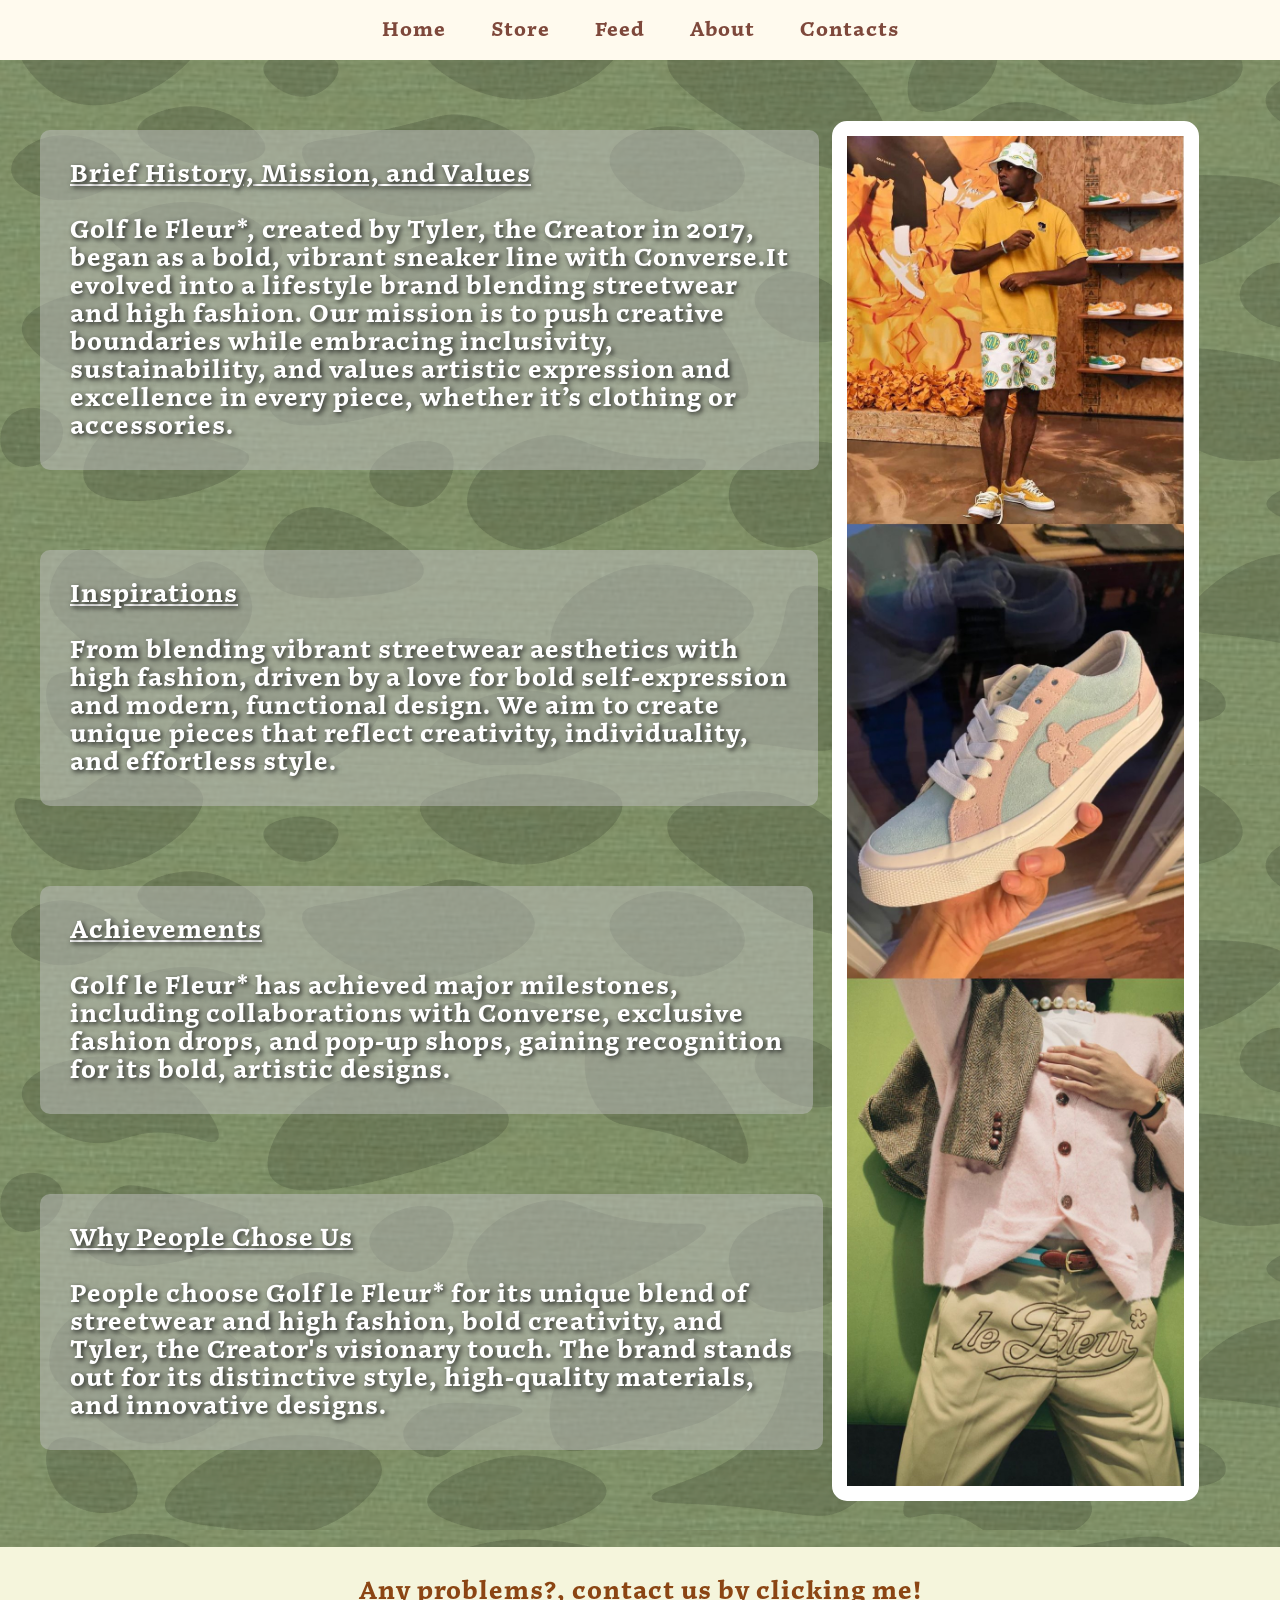
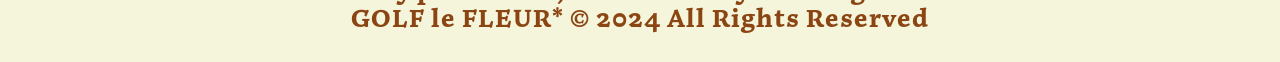
<file: About.html>
<!DOCTYPE html>
<html lang="en">
<head>
    <meta charset="UTF-8">
    <meta name="viewport" content="width=device-width, initial-scale=1.0">
    <title>GOLF le FLEUR*</title>
    <link rel="shortcut icon" href="icon.gif"/>
    <link rel="stylesheet" href="styles.css">
</head>
<body>

    <nav>
        <ul>
            <li><a href="index.html">Home</a></li>
            <li><a href="Store.html">Store</a></li>
            <li><a href="feed.html">Feed</a></li>
            <li><a href="About.html">About</a></li>
            <li><a href="Contact.html">Contacts</a></li>
        </ul>
    </nav>
        <div style="left: 25px;">
        <h2 style="text-align: left; position:relative; top: 30px; font-size: 25px; padding: 30px; margin: 40px; display: inline-block; border-radius: 10px; background-color: rgba(192,192,192, 0.5); border-opacity: 50%;"><u>Brief History, Mission, and Values</u><br><br>Golf le Fleur*, created by Tyler, the Creator in 2017,<br>began as a bold, vibrant sneaker line with Converse.It<br>evolved into a lifestyle brand blending streetwear<br>and high fashion. Our mission is to push creative<br>boundaries while embracing inclusivity,<br>sustainability, and values artistic expression and<br>excellence in every piece, whether it’s clothing or<br>accessories.</h2>

        <h2 style="text-align: left; position:relative; top: 30px; font-size: 25px; padding: 30px; margin: 40px; display: inline-block; border-radius: 10px; background-color: rgba(192,192,192, 0.5); border-opacity: 50%;"><u>Inspirations</u><br><br>From blending vibrant streetwear aesthetics with<br>high fashion, driven by a love for bold self-expression<br>and modern, functional design. We aim to create<br>unique pieces that reflect creativity, individuality,<br>and effortless style.</h2>

        <h2 style="text-align: left; position:relative; top: 30px; font-size: 25px; padding: 30px; margin: 40px; display: inline-block; border-radius: 10px; background-color: rgba(192,192,192, 0.5); border-opacity: 50%;"><u>Achievements</u><br><br>Golf le Fleur* has achieved major milestones,<br> including collaborations with Converse, exclusive<br> fashion drops, and pop-up shops, gaining recognition<br>for its bold, artistic designs.</h2>

        <h2 style="text-align: left; position:relative; top: 30px; font-size: 25px; padding: 30px; margin: 40px; display: inline-block; border-radius: 10px; background-color: rgba(192,192,192, 0.5); border-opacity: 50%;"><u>Why People Chose Us</u><br><br>People choose Golf le Fleur* for its unique blend of<br>streetwear and high fashion, bold creativity, and<br>Tyler, the Creator's visionary touch. The brand stands<br> out for its distinctive style, high-quality materials,<br>and innovative designs.<h2>

                <img src="Tyler.png" style="position: relative; height: 1350px; width: auto;border: 15px solid; border-radius: 15px; margin-top: -1500px; left: 65%;">
            </div>
</body>

<footer style="background-color: beige; margin-top: 40px; text-align: center; position: relative; bottom: 0px; height: 115px; font-size: 25px;">
    <p style="top: 30px;"><a href="Contact.html">Any problems?, contact us by clicking me! <br>
    GOLF le FLEUR* © 2024 All Rights Reserved</a></p>
</footer>

</html>
</file>
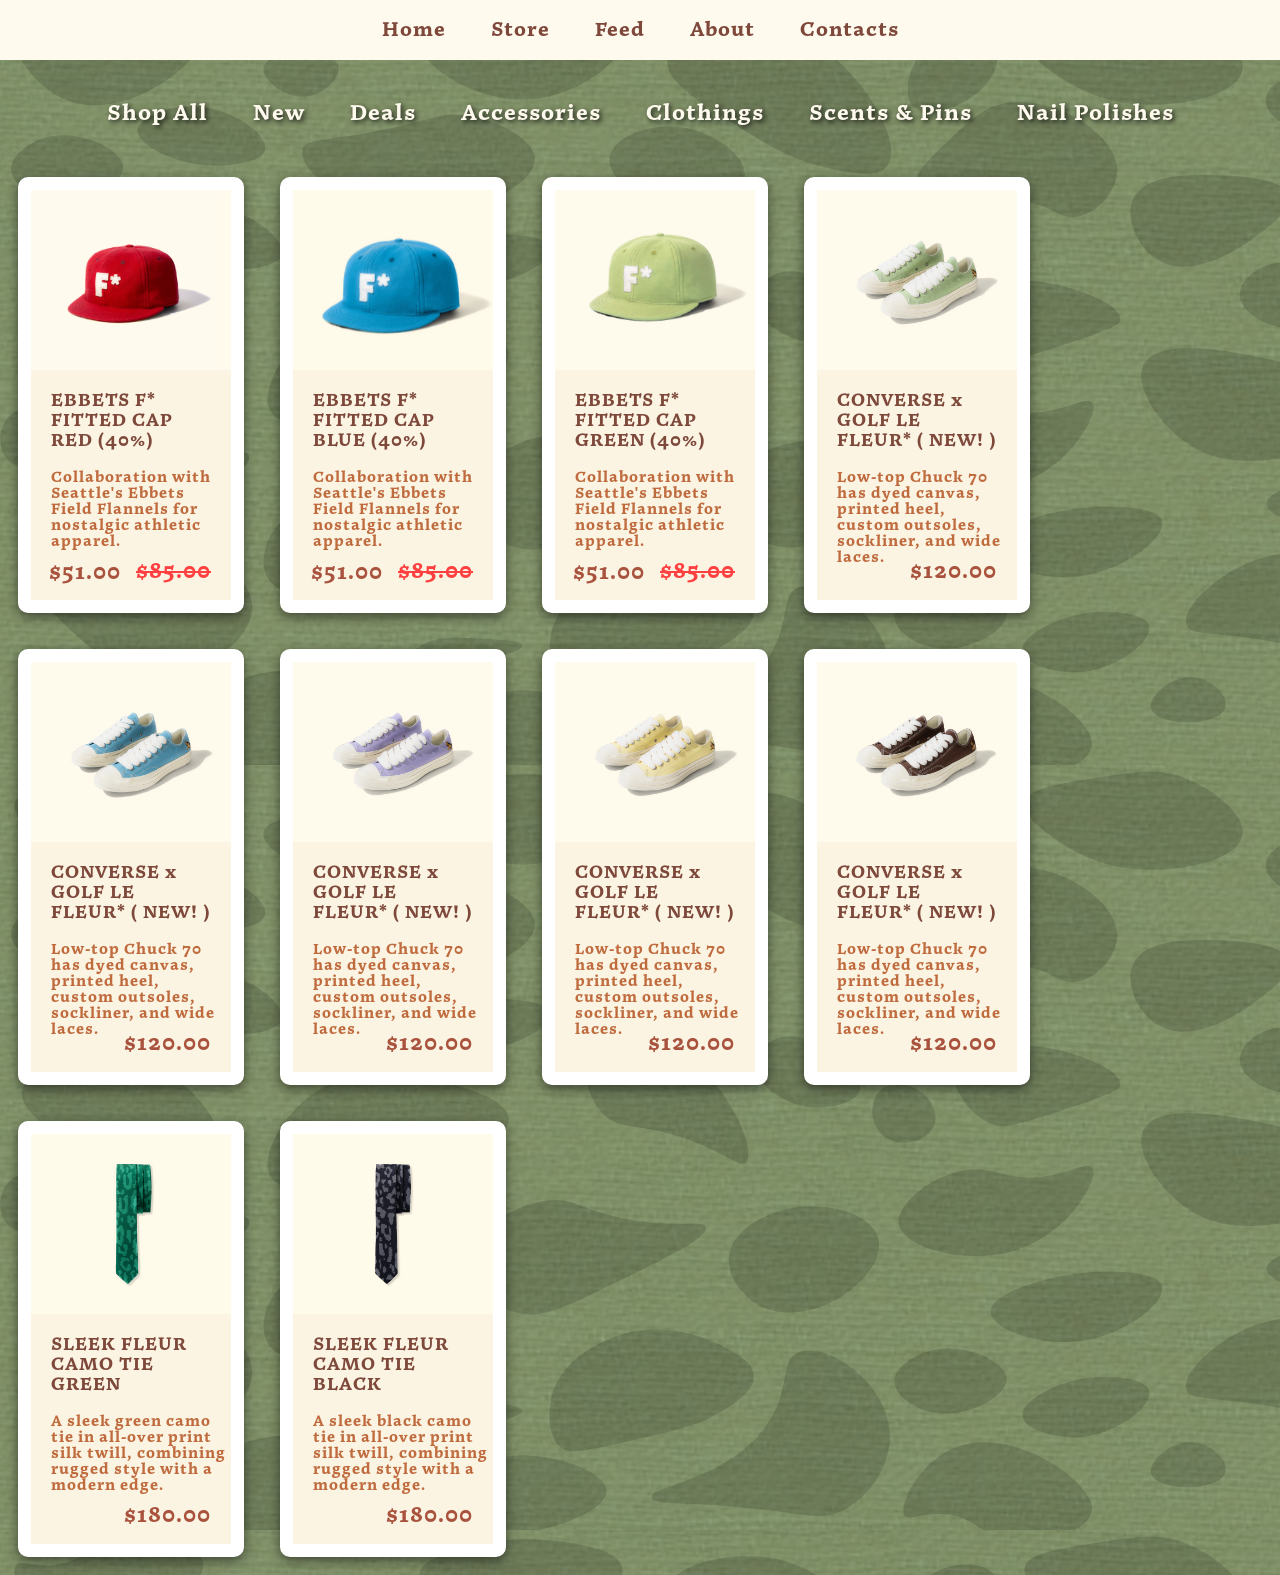
<file: Accessories.html>
<!DOCTYPE html>
<html lang="en">
<head>
    <meta charset="UTF-8">
    <meta name="viewport" content="width=device-width, initial-scale=1.0">
    <title>GOLF le FLEUR* ( NEW! )</title>
    <link rel="shortcut icon" href="icon.gif"/>
    <link rel="stylesheet" href="styles.css">
</head>
<body>

    <nav>
        <ul>
            <li><a href="index.html">Home</a></li>
            <li><a href="Store.html">Store</a></li>
            <li><a href="feed.html">Feed</a></li>
            <li><a href="About.html">About</a></li>
            <li><a href="Contact.html">Contacts</a></li>
        </ul>
    </nav>

    <div style="margin-top: 25px;"><h3><ul>
            <li><a href="Store.html">Shop All</a></li>
            <li><a href="Arrivals.html">New</a></li>
            <li><a href="Deals.html">Deals</a></li>
            <li><a href="Accessories.html">Accessories</a></li>
            <li><a href="Clothing.html">Clothings</a></li>
            <li><a href="Fragrances.html">Scents & Pins</a></li>
            <li><a href="Nail.html">Nail Polishes</a></li>
        </ul></h3></div>

<audio id="purchased" src="purchase.mp3"></audio>

<div class="gallery">
    <img src="red_ebbet.png">
  <div class="desc">EBBETS F* FITTED CAP RED (40%)<div class="details">Collaboration with Seattle's Ebbets<br>Field Flannels for nostalgic athletic apparel.</div><div class="price"><div style="text-decoration: line-through; color: #fe4040;">$85.00</div><div style="position:absolute; right: 120%; top: 5%;">$51.00</div></div></div>
 <button class="purchase" onclick="this.innerHTML='Purchased'; purchased.play()">Purchase</button>
</div>

<div class="gallery">
    <img src="blue_ebbet.png">
  <div class="desc">EBBETS F* FITTED CAP BLUE (40%)<div class="details">Collaboration with Seattle's Ebbets<br>Field Flannels for nostalgic athletic apparel.</div><div class="price"><div style="text-decoration: line-through; color: #fe4040;">$85.00</div><div style="position:absolute; right: 120%; top: 5%;">$51.00</div></div></div>
 <button class="purchase" onclick="this.innerHTML='Purchased'; purchased.play()">Purchase</button>
</div>

<div class="gallery">
    <img src="green_ebbet.png">
  <div class="desc">EBBETS F* FITTED CAP GREEN (40%)<div class="details">Collaboration with Seattle's Ebbets<br>Field Flannels for nostalgic athletic apparel.</div><div class="price"><div style="text-decoration: line-through; color: #fe4040;">$85.00</div><div style="position:absolute; right: 120%; top: 5%;">$51.00</div></div></div>
 <button class="purchase" onclick="this.innerHTML='Purchased'; purchased.play()">Purchase</button>
</div>

<div class="gallery">
    <img src="green_chuck.png">
  <div class="desc">CONVERSE x GOLF LE FLEUR* ( NEW! )<div class="details">Low-top Chuck 70 has dyed canvas, printed heel,<br>custom outsoles, sockliner, and wide laces.</div><div class="price">$120.00</div></div>
  <button class="purchase" onclick="this.innerHTML='Purchased'; purchased.play()">Purchase</button>
</div>

<div class="gallery">
    <img src="blue_chuck.png">
  <div class="desc">CONVERSE x GOLF LE FLEUR* ( NEW! )<div class="details">Low-top Chuck 70 has dyed canvas, printed heel,<br>custom outsoles, sockliner, and wide laces.</div><div class="price">$120.00</div></div>
  <button class="purchase" onclick="this.innerHTML='Purchased'; purchased.play()">Purchase</button>
</div>

<div class="gallery">
    <img src="purple_chuck.png">
  <div class="desc">CONVERSE x GOLF LE FLEUR* ( NEW! )<div class="details">Low-top Chuck 70 has dyed canvas, printed heel,<br>custom outsoles, sockliner, and wide laces.</div><div class="price">$120.00</div></div>
  <button class="purchase" onclick="this.innerHTML='Purchased'; purchased.play()">Purchase</button>
</div>

<div class="gallery">
    <img src="yellow_chuck.png">
  <div class="desc">CONVERSE x GOLF LE FLEUR* ( NEW! )<div class="details">Low-top Chuck 70 has dyed canvas, printed heel,<br>custom outsoles, sockliner, and wide laces.</div><div class="price">$120.00</div></div>
  <button class="purchase" onclick="this.innerHTML='Purchased'; purchased.play()">Purchase</button>
</div>

<div class="gallery">
    <img src="brown_chuck.png">
  <div class="desc">CONVERSE x GOLF LE FLEUR* ( NEW! )<div class="details">Low-top Chuck 70 has dyed canvas, printed heel,<br>custom outsoles, sockliner, and wide laces.</div><div class="price">$120.00</div></div>
  <button class="purchase" onclick="this.innerHTML='Purchased'; purchased.play()">Purchase</button>
</div>

<div class="gallery">
    <img src="green_tie.png">
  <div class="desc">SLEEK FLEUR CAMO TIE GREEN<div class="details">A sleek green camo tie in all-over print silk twill, combining rugged style with a modern edge.</div><div class="price">$180.00</div></div>
  <button class="purchase" onclick="this.innerHTML='Purchased'; purchased.play()">Purchase</button>
</div>

<div class="gallery">
    <img src="black_tie.png">
  <div class="desc">SLEEK FLEUR CAMO TIE BLACK<div class="details">A sleek black camo tie in all-over print silk twill, combining rugged style with a modern edge.</div><div class="price">$180.00</div></div>
  <button class="purchase" onclick="this.innerHTML='Purchased'; purchased.play()">Purchase</button>
</div>

</body>
</html>
</file>
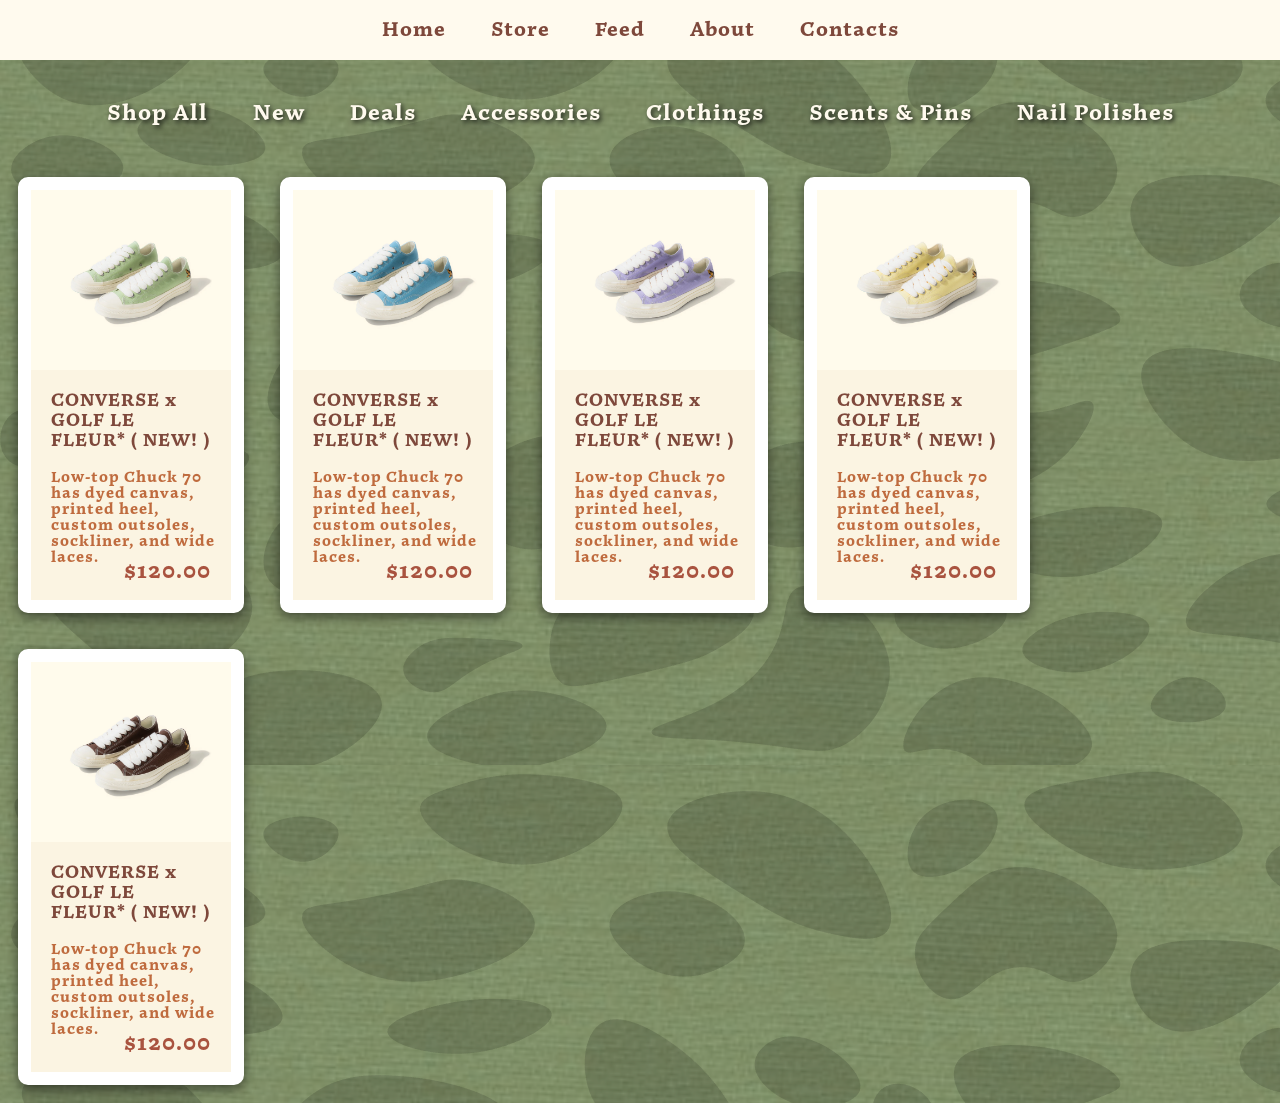
<file: Arrivals.html>
<!DOCTYPE html>
<html lang="en">
<head>
    <meta charset="UTF-8">
    <meta name="viewport" content="width=device-width, initial-scale=1.0">
    <title>GOLF le FLEUR*</title>
    <link rel="shortcut icon" href="icon.gif"/>
    <link rel="stylesheet" href="styles.css">
</head>
<body>

    <nav>
        <ul>
            <li><a href="index.html">Home</a></li>
            <li><a href="Store.html">Store</a></li>
            <li><a href="feed.html">Feed</a></li>
            <li><a href="About.html">About</a></li>
            <li><a href="Contact.html">Contacts</a></li>
        </ul>
    </nav>

    <div style="margin-top: 25px;"><h3><ul>
            <li><a href="Store.html">Shop All</a></li>
            <li><a href="Arrivals.html">New</a></li>
            <li><a href="Deals.html">Deals</a></li>
            <li><a href="Accessories.html">Accessories</a></li>
            <li><a href="Clothing.html">Clothings</a></li>
            <li><a href="Fragrances.html">Scents & Pins</a></li>
            <li><a href="Nail.html">Nail Polishes</a></li>
        </ul></h3></div>

<audio id="purchased" src="purchase.mp3"></audio>

<div class="gallery">
    <img src="green_chuck.png">
  <div class="desc">CONVERSE x GOLF LE FLEUR* ( NEW! )<div class="details">Low-top Chuck 70 has dyed canvas, printed heel,<br>custom outsoles, sockliner, and wide laces.</div><div class="price">$120.00</div></div>
  <button class="purchase" onclick="this.innerHTML='Purchased'; purchased.play()">Purchase</button>
</div>

<div class="gallery">
    <img src="blue_chuck.png">
  <div class="desc">CONVERSE x GOLF LE FLEUR* ( NEW! )<div class="details">Low-top Chuck 70 has dyed canvas, printed heel,<br>custom outsoles, sockliner, and wide laces.</div><div class="price">$120.00</div></div>
  <button class="purchase" onclick="this.innerHTML='Purchased'; purchased.play()">Purchase</button>
</div>

<div class="gallery">
    <img src="purple_chuck.png">
  <div class="desc">CONVERSE x GOLF LE FLEUR* ( NEW! )<div class="details">Low-top Chuck 70 has dyed canvas, printed heel,<br>custom outsoles, sockliner, and wide laces.</div><div class="price">$120.00</div></div>
  <button class="purchase" onclick="this.innerHTML='Purchased'; purchased.play()">Purchase</button>
</div>

<div class="gallery">
    <img src="yellow_chuck.png">
  <div class="desc">CONVERSE x GOLF LE FLEUR* ( NEW! )<div class="details">Low-top Chuck 70 has dyed canvas, printed heel,<br>custom outsoles, sockliner, and wide laces.</div><div class="price">$120.00</div></div>
  <button class="purchase" onclick="this.innerHTML='Purchased'; purchased.play()">Purchase</button>
</div>

<div class="gallery">
    <img src="brown_chuck.png">
  <div class="desc">CONVERSE x GOLF LE FLEUR* ( NEW! )<div class="details">Low-top Chuck 70 has dyed canvas, printed heel,<br>custom outsoles, sockliner, and wide laces.</div><div class="price">$120.00</div></div>
  <button class="purchase" onclick="this.innerHTML='Purchased'; purchased.play()">Purchase</button>
</div>
</body>
</html>
</file>
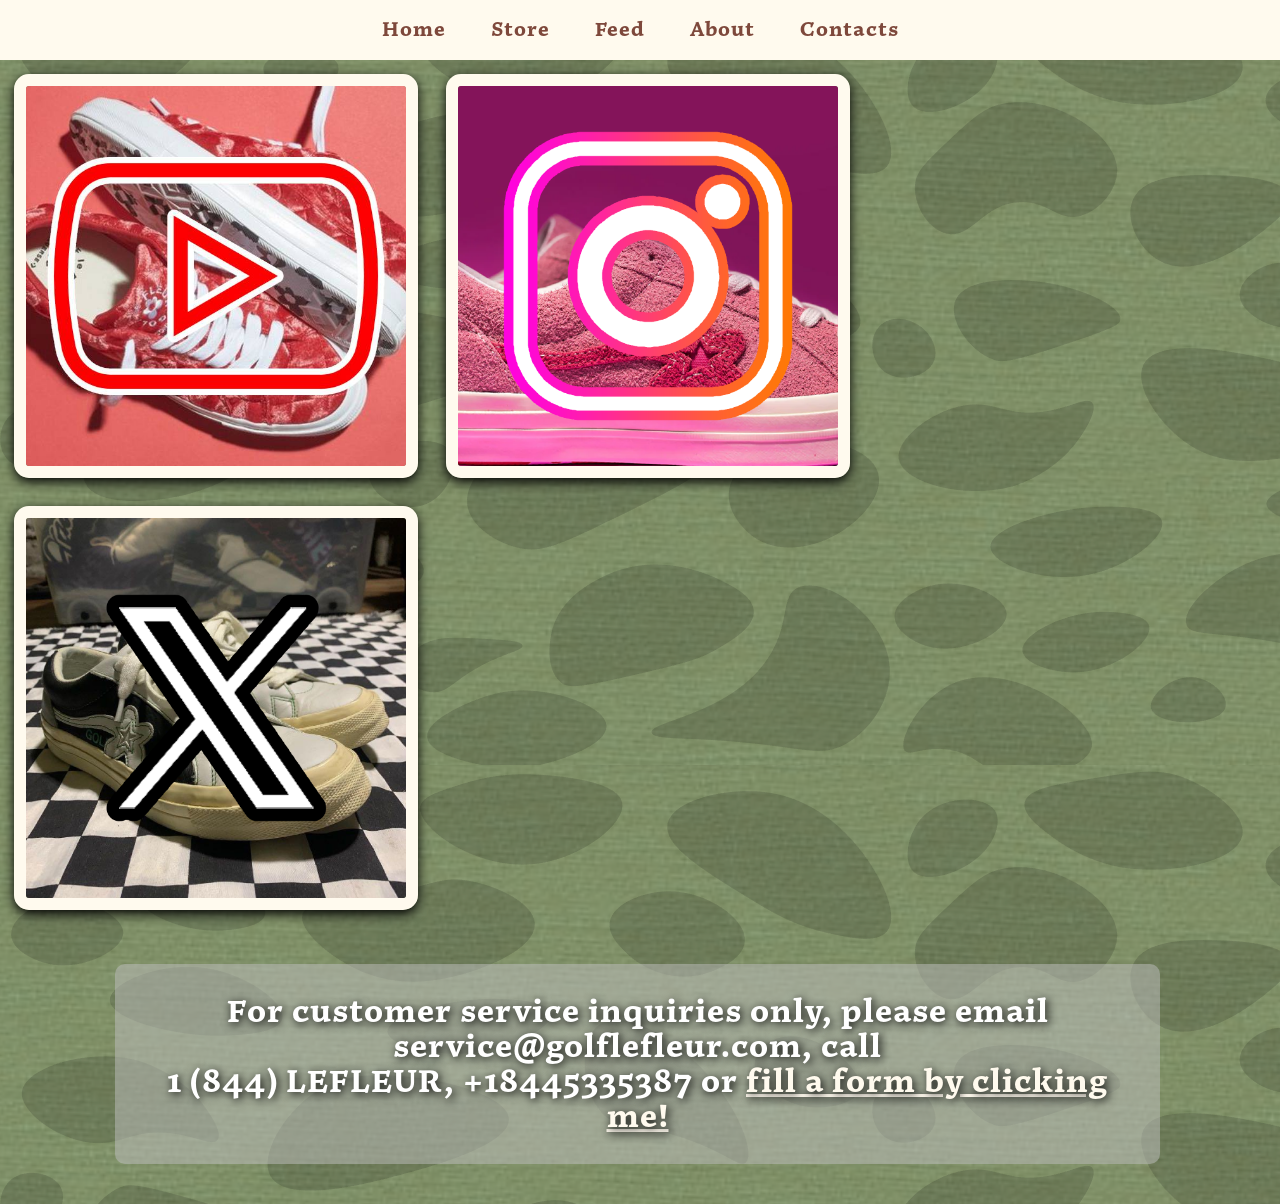
<file: Contact.html>
<!DOCTYPE html>
<html lang="en">
<head>
    <meta charset="UTF-8">
    <meta name="viewport" content="width=device-width, initial-scale=1.0">
    <title>GOLF le FLEUR*</title>
    <link rel="shortcut icon" href="icon.gif"/>
    <link rel="stylesheet" href="styles.css">
</head>
<body>

    <nav>
        <ul>
            <li><a href="index.html">Home</a></li>
            <li><a href="Store.html">Store</a></li>
            <li><a href="Feed.html">Feed</a></li>
            <li><a href="About.html">About</a></li>
            <li><a href="Contact.html">Contacts</a></li>
        </ul>
    </nav>

    <a href="https://www.youtube.com/@golflefleur">
            <img src="youtube.png" class="aligned-image" style="width: 380px; height: 380px;"></a>

    <a href="https://www.instagram.com/lefleur">
            <img src="instagram.png" class="aligned-image" style="width: 380px; height: 380px;"></a>

    <a href="https://x.com/tylerthecreator">
            <img src="twitter.png" class="aligned-image" style="width: 380px; height: 380px;"></a>

    <div class="infoText">
        <div style="margin-top: 100px; margin-right: 80px;">
            <h1 style="text-align: center; padding: 30px; margin: 40px; display: inline-block; border-radius: 10px; background-color: rgba(192,192,192, 0.5); border-opacity: 50%;">For customer service inquiries only,  please email service@golflefleur.com, call <br>1 (844) LEFLEUR, +18445335387 or <a href='https://forms.gle/QTtFa4uPCGq6bc816'>fill a form by clicking me!</a></h1>
        </div>
    </div>
</body>
</html>
</file>
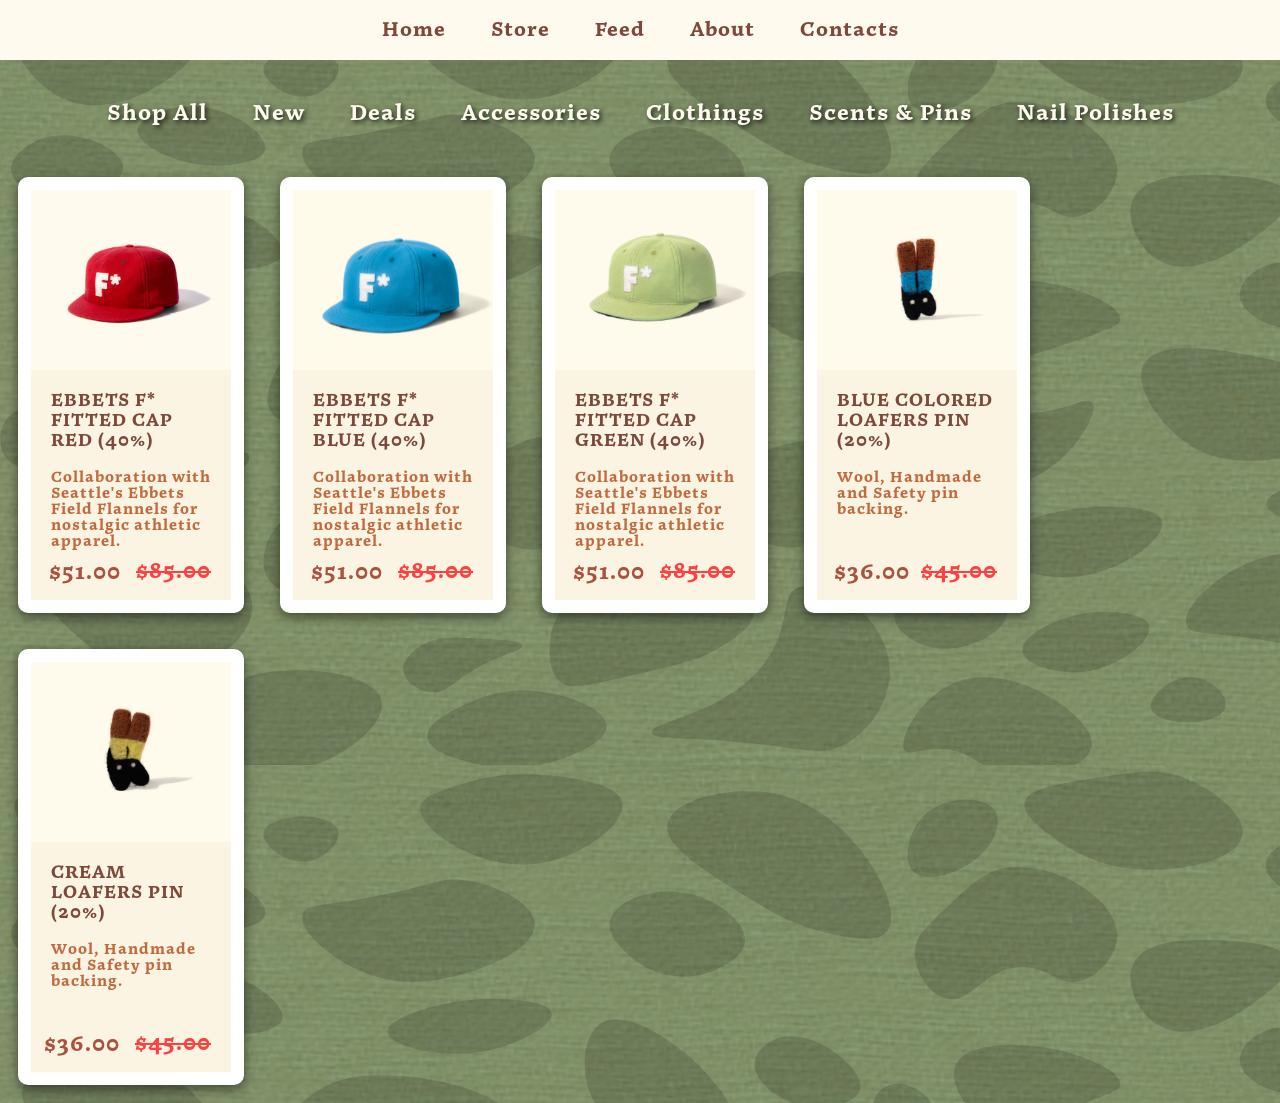
<file: Deals.html>
<!DOCTYPE html>
<html lang="en">
<head>
    <meta charset="UTF-8">
    <meta name="viewport" content="width=device-width, initial-scale=1.0">
    <title>GOLF le FLEUR*</title>
    <link rel="shortcut icon" href="icon.gif"/>
    <link rel="stylesheet" href="styles.css">
</head>
<body>

    <nav>
        <ul>
            <li><a href="index.html">Home</a></li>
            <li><a href="Store.html">Store</a></li>
            <li><a href="feed.html">Feed</a></li>
            <li><a href="About.html">About</a></li>
            <li><a href="Contact.html">Contacts</a></li>
        </ul>
    </nav>

    <div style="margin-top: 25px;"><h3><ul>
            <li><a href="Store.html">Shop All</a></li>
            <li><a href="Arrivals.html">New</a></li>
            <li><a href="Deals.html">Deals</a></li>
            <li><a href="Accessories.html">Accessories</a></li>
            <li><a href="Clothing.html">Clothings</a></li>
            <li><a href="Fragrances.html">Scents & Pins</a></li>
            <li><a href="Nail.html">Nail Polishes</a></li>
        </ul></h3></div>

<audio id="purchased" src="purchase.mp3"></audio>

<div class="gallery">
    <img src="red_ebbet.png">
  <div class="desc">EBBETS F* FITTED CAP RED (40%)<div class="details">Collaboration with Seattle's Ebbets<br>Field Flannels for nostalgic athletic apparel.</div><div class="price"><div style="text-decoration: line-through; color: #fe4040;">$85.00</div><div style="position:absolute; right: 120%; top: 5%;">$51.00</div></div></div>
 <button class="purchase" onclick="this.innerHTML='Purchased'; purchased.play()">Purchase</button>
</div>

<div class="gallery">
    <img src="blue_ebbet.png">
  <div class="desc">EBBETS F* FITTED CAP BLUE (40%)<div class="details">Collaboration with Seattle's Ebbets<br>Field Flannels for nostalgic athletic apparel.</div><div class="price"><div style="text-decoration: line-through; color: #fe4040;">$85.00</div><div style="position:absolute; right: 120%; top: 5%;">$51.00</div></div></div>
 <button class="purchase" onclick="this.innerHTML='Purchased'; purchased.play()">Purchase</button>
</div>

<div class="gallery">
    <img src="green_ebbet.png">
  <div class="desc">EBBETS F* FITTED CAP GREEN (40%)<div class="details">Collaboration with Seattle's Ebbets<br>Field Flannels for nostalgic athletic apparel.</div><div class="price"><div style="text-decoration: line-through; color: #fe4040;">$85.00</div><div style="position:absolute; right: 120%; top: 5%;">$51.00</div></div></div>
 <button class="purchase" onclick="this.innerHTML='Purchased'; purchased.play()">Purchase</button>
</div>

<div class="gallery">
    <img src="b_loafer_pin.png">
  <div class="desc">BLUE COLORED LOAFERS PIN (20%)<div class="details">Wool, Handmade<br>and Safety pin<br>backing.</div><div class="price"><div style="text-decoration: line-through; color: #fe4040;">$45.00</div><div style="position:absolute; right: 115%; top: 5%;">$36.00</div></div></div>
  <button class="purchase" onclick="this.innerHTML='Purchased'; purchased.play()">Purchase</button>
</div>

<div class="gallery">
    <img src="loafer_pin.png">
  <div class="desc">CREAM LOAFERS PIN (20%)<div class="details">Wool, Handmade<br>and Safety pin<br>backing.</div><div class="price"><div style="text-decoration: line-through; color: #fe4040;">$45.00</div><div style="position:absolute; right: 120%; top: 5%;">$36.00</div></div></div>
  <button class="purchase" onclick="this.innerHTML='Purchased'; purchased.play()">Purchase</button>
</div>

</body>
</html>
</file>
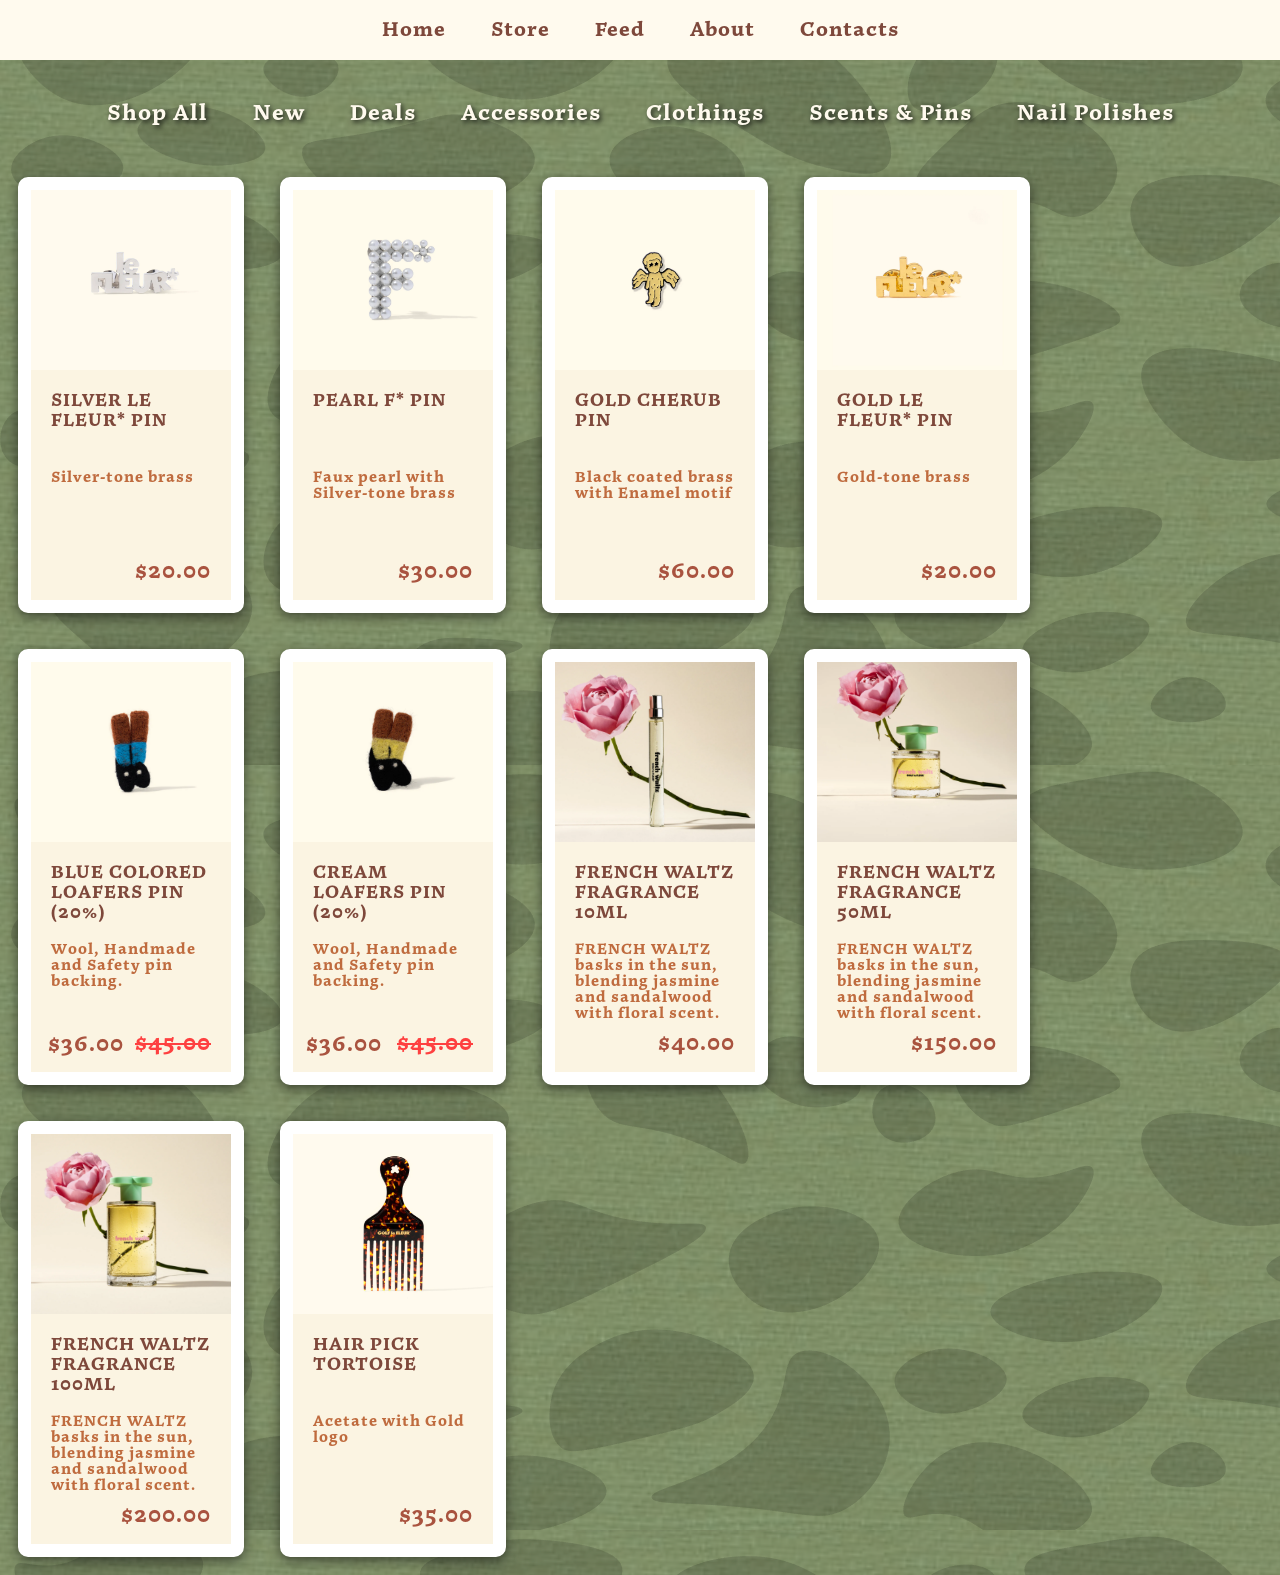
<file: Fragrances.html>
<!DOCTYPE html>
<html lang="en">
<head>
    <meta charset="UTF-8">
    <meta name="viewport" content="width=device-width, initial-scale=1.0">
    <title>GOLF le FLEUR*</title>
    <link rel="shortcut icon" href="icon.gif"/>
    <link rel="stylesheet" href="styles.css">
</head>
<body>

    <nav>
        <ul>
            <li><a href="index.html">Home</a></li>
            <li><a href="Store.html">Store</a></li>
            <li><a href="feed.html">Feed</a></li>
            <li><a href="About.html">About</a></li>
            <li><a href="Contact.html">Contacts</a></li>
        </ul>
    </nav>

    <div style="margin-top: 25px;"><h3><ul>
            <li><a href="Store.html">Shop All</a></li>
            <li><a href="Arrivals.html">New</a></li>
            <li><a href="Deals.html">Deals</a></li>
            <li><a href="Accessories.html">Accessories</a></li>
            <li><a href="Clothing.html">Clothings</a></li>
            <li><a href="Fragrances.html">Scents & Pins</a></li>
            <li><a href="Nail.html">Nail Polishes</a></li>
        </ul></h3></div>

<audio id="purchased" src="purchase.mp3"></audio>

<div class="gallery">
    <img src="silver_pin.png">
  <div class="desc">SILVER LE FLEUR* PIN<div class="details">Silver-tone brass</div><div class="price">$20.00</div></div>
  <button class="purchase" onclick="this.innerHTML='Purchased'; purchased.play()">Purchase</button>
</div>

<div class="gallery">
    <img src="pearl_pin.png">
  <div class="desc">PEARL F* PIN<div class="details">Faux pearl with Silver-tone brass</div><div class="price">$30.00</div></div>
  <button class="purchase" onclick="this.innerHTML='Purchased'; purchased.play()">Purchase</button>
</div>

<div class="gallery">
    <img src="cherbum_pin.png">
  <div class="desc">GOLD CHERUB PIN<div class="details">Black coated brass with Enamel motif</div><div class="price">$60.00</div></div>
  <button class="purchase" onclick="this.innerHTML='Purchased'; purchased.play()">Purchase</button>
</div>

<div class="gallery">
    <img src="gold_pin.png">
  <div class="desc">GOLD LE FLEUR* PIN<div class="details">Gold-tone brass</div><div class="price">$20.00</div></div>
  <button class="purchase" onclick="this.innerHTML='Purchased'; purchased.play()">Purchase</button>
</div>


<div class="gallery">
    <img src="b_loafer_pin.png">
  <div class="desc">BLUE COLORED LOAFERS PIN (20%)<div class="details">Wool, Handmade<br>and Safety pin<br>backing.</div><div class="price"><div style="text-decoration: line-through; color: #fe4040;">$45.00</div><div style="position:absolute; right: 115%; top: 5%;">$36.00</div></div></div>
  <button class="purchase" onclick="this.innerHTML='Purchased'; purchased.play()">Purchase</button>
</div>

<div class="gallery">
    <img src="loafer_pin.png">
  <div class="desc">CREAM LOAFERS PIN (20%)<div class="details">Wool, Handmade<br>and Safety pin<br>backing.</div><div class="price"><div style="text-decoration: line-through; color: #fe4040;">$45.00</div><div style="position:absolute; right: 120%; top: 5%;">$36.00</div></div></div>
  <button class="purchase" onclick="this.innerHTML='Purchased'; purchased.play()">Purchase</button>
</div>

<div class="gallery">
    <img src="thin_fragrance.png">
  <div class="desc">FRENCH WALTZ FRAGRANCE 10ML <div class="details">FRENCH WALTZ basks in the sun, blending jasmine and sandalwood <br>with floral scent.</div><div class="price">$40.00</div></div>
  <button class="purchase" onclick="this.innerHTML='Purchased'; purchased.play()">Purchase</button>
</div>

<div class="gallery">
    <img src="small_fragrance.png">
  <div class="desc">FRENCH WALTZ FRAGRANCE 50ML<div class="details">FRENCH WALTZ basks in the sun, blending jasmine and sandalwood <br>with floral scent.</div><div class="price">$150.00</div></div>
  <button class="purchase" onclick="this.innerHTML='Purchased'; purchased.play()">Purchase</button>
</div>

<div class="gallery">
    <img src="regular_fragrance.png">
  <div class="desc">FRENCH WALTZ FRAGRANCE 100ML <div class="details">FRENCH WALTZ basks in the sun, blending jasmine and sandalwood <br>with floral scent.</div><div class="price">$200.00</div></div>
  <button class="purchase" onclick="this.innerHTML='Purchased'; purchased.play()">Purchase</button>
</div>

<div class="gallery">
    <img src="hairpick.png">
  <div class="desc">HAIR PICK TORTOISE<div class="details">Acetate with Gold logo</div><div class="price">$35.00</div></div>
  <button class="purchase" onclick="this.innerHTML='Purchased'; purchased.play()">Purchase</button>
</div>
</body>
</html>
</file>
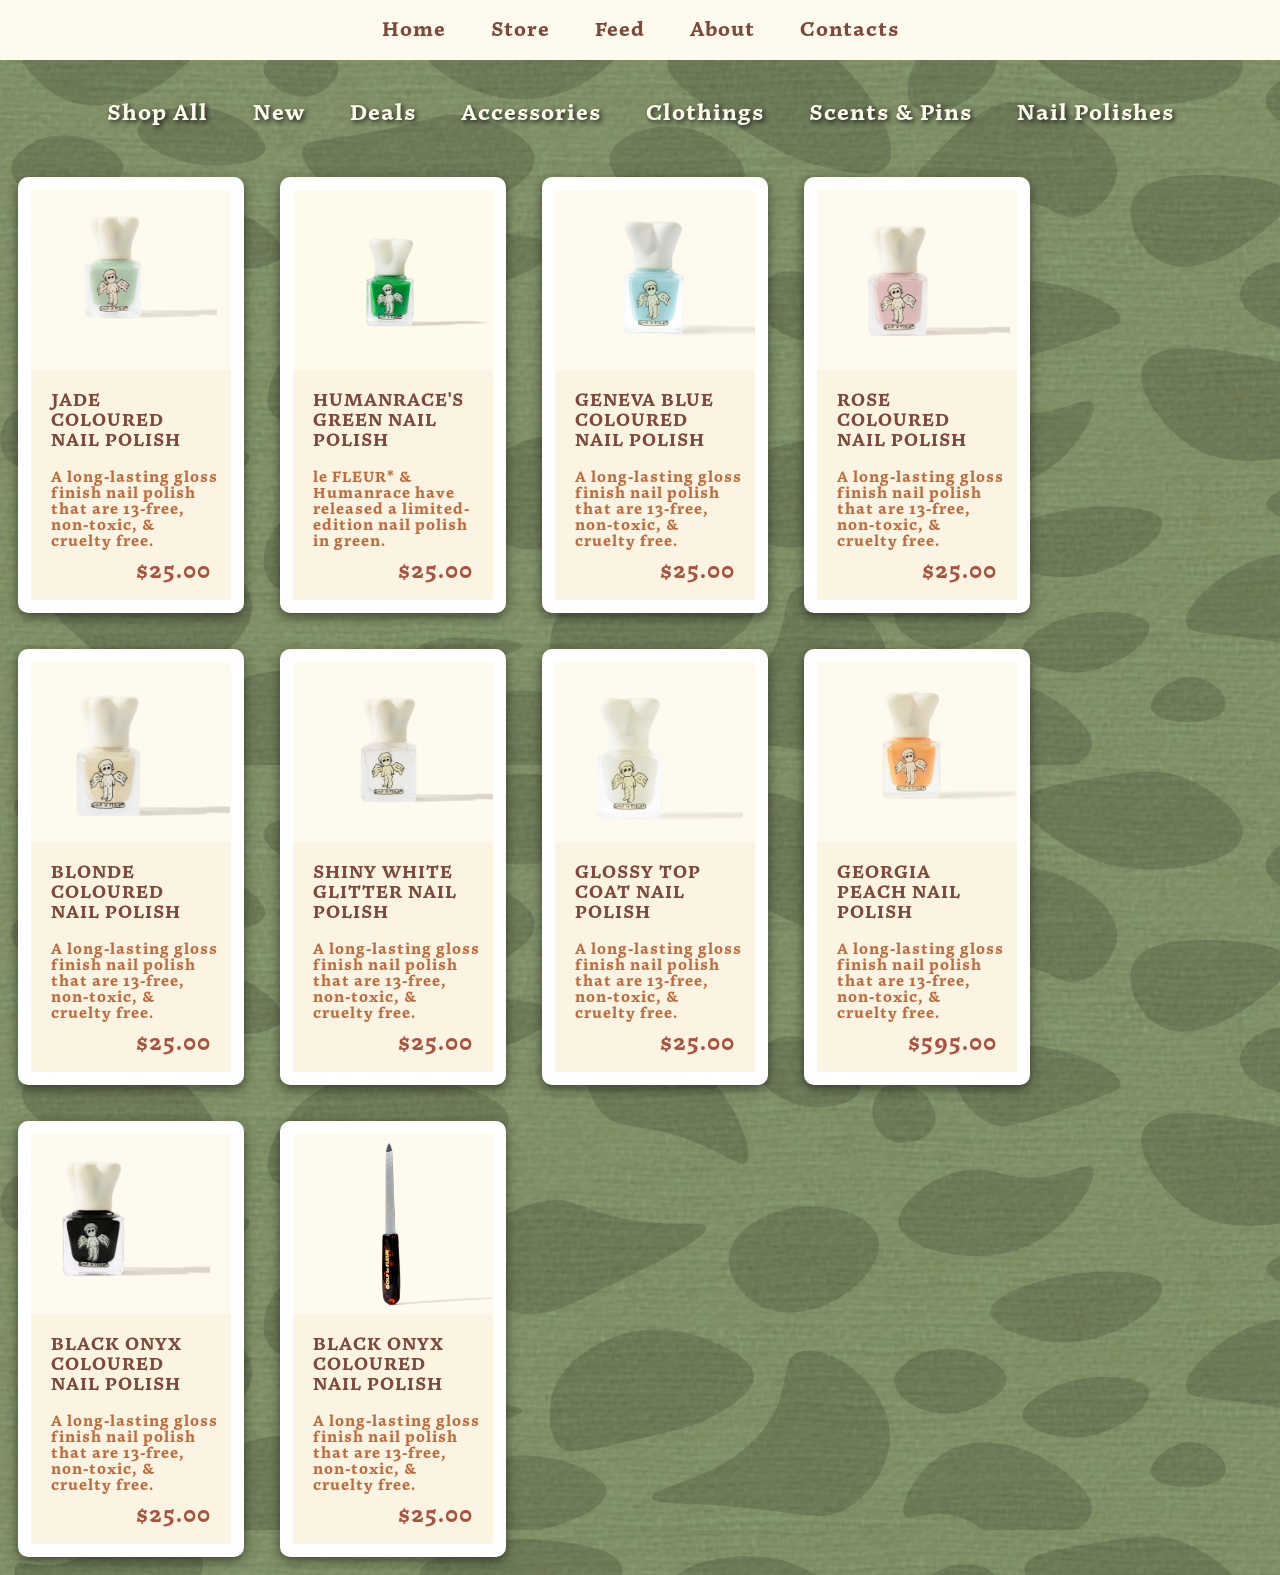
<file: Nail.html>
<!DOCTYPE html>
<html lang="en">
<head>
    <meta charset="UTF-8">
    <meta name="viewport" content="width=device-width, initial-scale=1.0">
    <title>GOLF le FLEUR*</title>
    <link rel="shortcut icon" href="icon.gif"/>
    <link rel="stylesheet" href="styles.css">
</head>
<body>

    <nav>
        <ul>
            <li><a href="index.html">Home</a></li>
            <li><a href="Store.html">Store</a></li>
            <li><a href="feed.html">Feed</a></li>
            <li><a href="About.html">About</a></li>
            <li><a href="Contact.html">Contacts</a></li>
        </ul>
    </nav>

    <div style="margin-top: 25px;"><h3><ul>
            <li><a href="Store.html">Shop All</a></li>
            <li><a href="Arrivals.html">New</a></li>
            <li><a href="Deals.html">Deals</a></li>
            <li><a href="Accessories.html">Accessories</a></li>
            <li><a href="Clothing.html">Clothings</a></li>
            <li><a href="Fragrances.html">Scents & Pins</a></li>
            <li><a href="Nail.html">Nail Polishes</a></li>
        </ul></h3></div>

<audio id="purchased" src="purchase.mp3"></audio>

<div class="gallery">
    <img src="jade_nail.png">
  <div class="desc">JADE COLOURED NAIL POLISH<div class="details">A long-lasting gloss finish nail polish that are 13-free, <br>non-toxic, &<br>cruelty free.</div><div class="price">$25.00</div></div>
  <button class="purchase" onclick="this.innerHTML='Purchased'; purchased.play()">Purchase</button>
</div>

<div class="gallery">
    <img src="humanrace_nail.png">
  <div class="desc">HUMANRACE'S GREEN NAIL POLISH<div class="details">le FLEUR* & Humanrace have released a limited-edition nail polish<br>in green.</div><div class="price">$25.00</div></div>
  <button class="purchase" onclick="this.innerHTML='Purchased'; purchased.play()">Purchase</button>
</div>

<div class="gallery">
    <img src="blue_nail.png">
  <div class="desc">GENEVA BLUE COLOURED NAIL POLISH<div class="details">A long-lasting gloss finish nail polish that are 13-free, <br>non-toxic, &<br>cruelty free.</div><div class="price">$25.00</div></div>
  <button class="purchase" onclick="this.innerHTML='Purchased'; purchased.play()">Purchase</button>
</div>

<div class="gallery">
    <img src="pink_nail.png">
  <div class="desc">ROSE COLOURED NAIL POLISH <div class="details">A long-lasting gloss finish nail polish that are 13-free, <br>non-toxic, &<br>cruelty free.</div><div class="price">$25.00</div></div>
  <button class="purchase" onclick="this.innerHTML='Purchased'; purchased.play()">Purchase</button>
</div>

<div class="gallery">
    <img src="blonde_nail.png">
  <div class="desc">BLONDE COLOURED NAIL POLISH <div class="details">A long-lasting gloss finish nail polish that are 13-free, <br>non-toxic, &<br>cruelty free.</div><div class="price">$25.00</div></div>
  <button class="purchase" onclick="this.innerHTML='Purchased'; purchased.play()">Purchase</button>
</div>

<div class="gallery">
    <img src="glitter_nail.png">
  <div class="desc">SHINY WHITE GLITTER NAIL POLISH <div class="details">A long-lasting gloss finish nail polish that are 13-free, <br>non-toxic, &<br>cruelty free.</div><div class="price">$25.00</div></div>
  <button class="purchase" onclick="this.innerHTML='Purchased'; purchased.play()">Purchase</button>
</div>

<div class="gallery">
    <img src="pearl_nail.png">
  <div class="desc">GLOSSY TOP COAT NAIL POLISH <div class="details">A long-lasting gloss finish nail polish that are 13-free, <br>non-toxic, &<br>cruelty free.</div><div class="price">$25.00</div></div>
  <button class="purchase" onclick="this.innerHTML='Purchased'; purchased.play()">Purchase</button>
</div>

<div class="gallery">
    <img src="orange_nail.png">
  <div class="desc">GEORGIA PEACH NAIL POLISH <div class="details">A long-lasting gloss finish nail polish that are 13-free, <br>non-toxic, &<br>cruelty free.</div><div class="price">$595.00</div></div>
  <button class="purchase" onclick="this.innerHTML='Purchased'; purchased.play()">Purchase</button>
</div>

<div class="gallery">
    <img src="black_nail.png">
  <div class="desc">BLACK ONYX COLOURED NAIL POLISH <div class="details">A long-lasting gloss finish nail polish that are 13-free, <br>non-toxic, &<br>cruelty free.</div><div class="price">$25.00</div></div>
  <button class="purchase" onclick="this.innerHTML='Purchased'; purchased.play()">Purchase</button>
</div>

<div class="gallery">
    <img src="nail_file.png">
  <div class="desc">BLACK ONYX COLOURED NAIL POLISH <div class="details">A long-lasting gloss finish nail polish that are 13-free, <br>non-toxic, &<br>cruelty free.</div><div class="price">$25.00</div></div>
  <button class="purchase" onclick="this.innerHTML='Purchased'; purchased.play()">Purchase</button>
</div>

</body>
</html>
</file>
<file: styles.css>
body {
    font-family: 'Noort';
    margin: 0;
    text-shadow: 2px 2px 5px rgba(0, 0, 0, 0.8);
    background-image: url('web_bg.png'); /* Replace with your background image URL */
    background-repeat: repeat;
    color: white; /* Text color */
    overflow-x: hidden;
    letter-spacing: 1px;
}

@font-face { 
    font-family: 'Noort'; 
    src: url('noort-bold.otf'); 

} 

        nav {
            background-color: #FFFAEE;
            padding: 10px 0;
        }

        nav ul {
            list-style-type: none;
            margin: 0;
            padding: 0;
            overflow: hidden;
            text-align: center;
        }

        nav ul li {
            display: inline-block;
        }

        nav ul li a {
            display: block;
            color: #7E483B;
            text-shadow: none;
            text-decoration: none;
            padding: 15px 20px;
            font-size: 20px;
            height: 100%;
            line-height: 10px;
        }

        nav ul li a:hover {
            background-color: #ede7d8;
            border-radius: 10px;
            text-decoration: none;
        }

.image-container {
    border: 15px solid; 
    border-radius: 15px;
    position: relative;
    transition: transform 0.3s ease;
    box-shadow: 0px 4px 12px rgba(0, 0, 0, 1);
}

.aligned-image {
    float: left;
    margin: 14px;
    border: 12px solid; 
    border-radius: 15px;
    position: relative;
    transition: transform 0.3s ease;
    box-shadow: 0px 4px 12px rgba(0, 0, 0, 1);
}

.big-image {
    margin-left: 22px;
    border: 12px solid; 
    border-radius: 15px;
    position: relative;
    box-shadow: 0px 4px 12px rgba(0, 0, 0, 1);
    transition: transform 0.3s ease;
}

.big-image:hover {
    transform: scale(1.01);
}

.aligned-image:hover {
    transform: scale(1.05);
}

.static-image {
    border: 15px solid; 
    border-radius: 15px;
    position: relative;
    box-shadow: 0px 4px 12px rgba(0, 0, 0, 1);
}

.infoText {
    text-align: left; 
    margin-left: 75px;
    text-shadow: 2px 2px 10px rgba(0, 0, 0, 1);
}

/* Video container styles */
.video-container {
    position: relative;
    padding-bottom: 24%; /* Aspect ratio for 16:9 videos */
    overflow: hidden;
    height: 0px; 
    width: 100%; 
    max-width: 560px;     
    margin-left: 650px; /* Pushes the container to the right */
    margin-right: 0; /* Ensures there's no margin on the right */
    border: 15px solid #FFFAEE; /* Light #FFFAEE border */
    border-radius: 15px; 
    top: -315px; 
    right: 8%;
    box-shadow: 0px 4px 12px rgba(0, 0, 0, 0.5);
}

.video-container iframe {
    position: absolute;
    top: 100px;
    left: 0;
    width: 100%;
    height: 100%;
    border: 0;
}

    body a {
    color: #FFFAEE; /* Default color for links */
        }

    footer a {
         color: saddlebrown;
         text-decoration: none;
    }

    footer p {
        position: relative;
        top: 40px;
        text-shadow: none;
    }

div.gallery {
    overflow: hidden;
    display: block;
    transition: transform 0.3s ease;
    position: relative;
    margin: 18px;
    border: 13px solid;
    float: left;
    width: 200px;
    border-radius: 10px;
    background-color: #FFFAEE;
    box-shadow: 0px 4px 12px rgba(0, 0, 0, 0.5);
}

div.gallery:hover {
    transform: scale(1.05);
}

div.gallery:hover .purchase {
    opacity: 1;
}

.purchase:hover {
    background-color: #008252;
}

.purchase:active {
  background-color: #009c62;
}

div.gallery img {
    object-fit: cover;
    width: 100%;
    height: 180px;
    display: block;
}

.desc {
    font-size: 18px;
    background-color: #FBF4E2;
    color: #7E483B;
    text-shadow: none;
    height: 190px;
    padding: 20px;
}

div.desc .price {
    position: absolute;
    text-align: right;
    top: 90%;
    right: 10%;
    font-size: 120%;
    color: #a9533f;
}

div.desc .details {
    text-align: left;
    position: absolute;
    top: 68%;
    left: 10%;
    font-size: 15px;
    color: #bf6b3e;
}

.purchase {
    display: inline-block;
    cursor: pointer;
    font-family: 'Noort';
    border: 8px solid #048F5C;
    border-radius: 10px;
    background-color: #04AA6D;
    color: white;
    font-size: 16px;
    transition: .3s ease;
    opacity: 0;
    position: absolute;
    top: 15%;
    left: 15%;
    text-align: center;
    width: 70%;
    height: 18%;
    resize: none;
}

div h3 a {
    font-size: 22px;
    text-decoration: none;
}

h3 ul {
    list-style-type: none;
    margin: 0;
    padding: 0;
    overflow: hidden;
    text-align: center;
}

h3 ul li {
    display: inline-block;
    padding: 15px 20px;
}

a:hover {
    text-decoration: underline;
}

hr {
    margin-top: 12px; 
    border: 2.5px solid #503831; 
    border-radius: 5px;"
}
</file>
